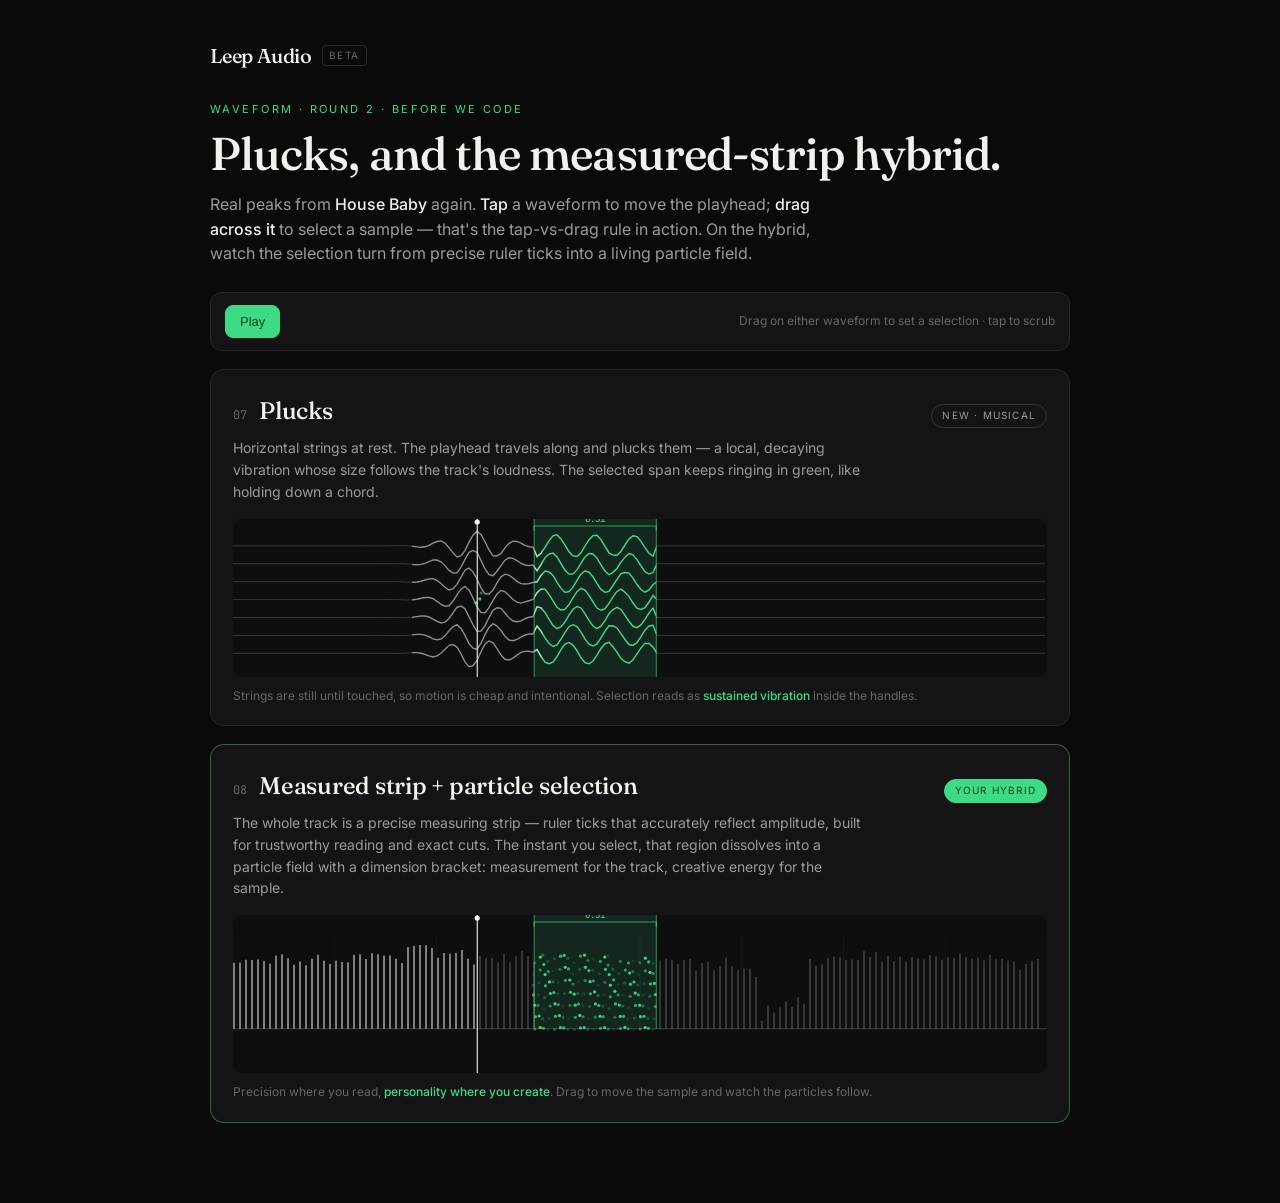
<file: exploration-2.html>
﻿<!doctype html>
<html lang="en">
<head>
<meta charset="utf-8">
<meta name="viewport" content="width=device-width, initial-scale=1">
<title>Leep · Plucks + hybrid</title>
<link rel="preconnect" href="https://fonts.googleapis.com">
<link rel="preconnect" href="https://fonts.gstatic.com" crossorigin>
<link href="https://fonts.googleapis.com/css2?family=Fraunces:opsz,wght@9..144,400;9..144,500&family=Inter:wght@400;500&family=JetBrains+Mono:wght@400;500&display=swap" rel="stylesheet">
<style>
:root{--bg:#0A0A0B;--surface:#141416;--surface-2:#1A1A1D;--line:rgba(240,239,233,0.08);--line-strong:rgba(240,239,233,0.14);--text:#F2F1EC;--dim:#9B9B9E;--faint:#67676B;--green:#3DDC84;--green-ink:#0A3D22;--serif:'Fraunces',Georgia,serif;--sans:'Inter',system-ui,sans-serif;--mono:'JetBrains Mono',monospace;}
*{box-sizing:border-box;margin:0;padding:0}
html{-webkit-font-smoothing:antialiased}
body{background:var(--bg);color:var(--text);font-family:var(--sans);line-height:1.55;padding:40px 32px 80px}
.wrap{max-width:860px;margin:0 auto}
.topbar{display:flex;align-items:center;gap:10px;margin-bottom:30px}
.logo{font-family:var(--serif);font-size:20px;font-weight:500;letter-spacing:-0.01em}
.beta{font-size:10px;letter-spacing:0.14em;color:var(--faint);border:1px solid var(--line-strong);border-radius:4px;padding:2px 6px;text-transform:uppercase}
.eyebrow{font-size:11px;letter-spacing:0.22em;text-transform:uppercase;color:var(--green);margin-bottom:12px}
h1{font-family:var(--serif);font-weight:500;font-size:clamp(30px,4.6vw,46px);line-height:1.04;letter-spacing:-0.02em;margin-bottom:14px}
.lede{color:var(--dim);font-size:16px;max-width:64ch}
.lede b{color:var(--text);font-weight:500}
.controls{display:flex;flex-wrap:wrap;align-items:center;gap:12px;margin:26px 0 8px;padding:12px 14px;background:var(--surface);border:1px solid var(--line);border-radius:12px}
.btn{display:inline-flex;align-items:center;gap:8px;font-size:13px;font-weight:500;color:var(--text);background:transparent;border:1px solid var(--line-strong);border-radius:8px;padding:8px 14px;cursor:pointer;transition:background .18s,border-color .18s,transform .12s}
.btn:hover{background:var(--surface-2);border-color:var(--faint)}
.btn:active{transform:scale(.98)}
.btn.primary{background:var(--green);color:var(--green-ink);border-color:var(--green)}
.hint{font-size:12px;color:var(--faint);margin-left:auto}
.card{background:var(--surface);border:1px solid var(--line);border-radius:14px;padding:22px 22px 20px;margin-top:18px}
.card.rec{border-color:rgba(61,220,132,0.42)}
.card-head{display:flex;align-items:baseline;gap:12px;margin-bottom:4px}
.num{font-family:var(--mono);font-size:12px;color:var(--faint)}
.cname{font-family:var(--serif);font-size:24px;font-weight:500;letter-spacing:-0.01em}
.tag{margin-left:auto;font-size:10px;letter-spacing:0.12em;text-transform:uppercase;color:var(--dim);border:1px solid var(--line-strong);border-radius:20px;padding:3px 10px}
.tag.hot{color:var(--green-ink);background:var(--green);border-color:var(--green)}
.metaphor{color:var(--dim);font-size:14px;margin:8px 0 16px;max-width:70ch}
canvas{width:100%;height:158px;display:block;border-radius:10px;background:#0E0E10;cursor:crosshair;touch-action:none}
.cap{font-size:12px;color:var(--faint);margin-top:10px}
.cap b{color:var(--green);font-weight:500}
@media(max-width:620px){body{padding:26px 16px 60px}.hint{margin-left:0;width:100%}}
</style>
</head>
<body>
<div class="wrap">
  <div class="topbar"><span class="logo">Leep Audio</span><span class="beta">Beta</span></div>
  <div class="eyebrow">Waveform · round 2 · before we code</div>
  <h1>Plucks, and the measured-strip hybrid.</h1>
  <p class="lede">Real peaks from <b>House Baby</b> again. <b>Tap</b> a waveform to move the playhead; <b>drag across it</b> to select a sample — that's the tap-vs-drag rule in action. On the hybrid, watch the selection turn from precise ruler ticks into a living particle field.</p>

  <div class="controls">
    <button class="btn primary" id="play"><span id="playlbl">Play</span></button>
    <span class="hint">Drag on either waveform to set a selection · tap to scrub</span>
  </div>

  <div class="card">
    <div class="card-head"><span class="num">07</span><span class="cname">Plucks</span><span class="tag">New · musical</span></div>
    <p class="metaphor">Horizontal strings at rest. The playhead travels along and plucks them — a local, decaying vibration whose size follows the track's loudness. The selected span keeps ringing in green, like holding down a chord.</p>
    <canvas data-mode="plucks"></canvas>
    <p class="cap">Strings are still until touched, so motion is cheap and intentional. Selection reads as <b>sustained vibration</b> inside the handles.</p>
  </div>

  <div class="card rec">
    <div class="card-head"><span class="num">08</span><span class="cname">Measured strip + particle selection</span><span class="tag hot">Your hybrid</span></div>
    <p class="metaphor">The whole track is a precise measuring strip — ruler ticks that accurately reflect amplitude, built for trustworthy reading and exact cuts. The instant you select, that region dissolves into a particle field with a dimension bracket: measurement for the track, creative energy for the sample.</p>
    <canvas data-mode="hybrid"></canvas>
    <p class="cap">Precision where you read, <b>personality where you create</b>. Drag to move the sample and watch the particles follow.</p>
  </div>
</div>

<script src="./assets/js/peaks.js"></script>
<script>
(function(){
  var PK=(window.LEEP_PEAKS&&window.LEEP_PEAKS.peaks)||null;
  var DUR=(window.LEEP_PEAKS&&window.LEEP_PEAKS.dur)||203;
  if(!PK){PK=[];for(var i=0;i<512;i++){var e=Math.sin(i/512*Math.PI);PK.push(Math.max(0.06,(0.4+0.6*Math.abs(Math.sin(i*0.6)*0.5+Math.sin(i*0.21)*0.3+Math.sin(i*1.7)*0.2))*e));}}
  var BASE=PK.length;
  var GREEN='#3DDC84',SELFILL='rgba(61,220,132,0.12)',SELEDGE='rgba(61,220,132,0.65)',PLAYED='rgba(240,239,233,0.5)',MUTE='rgba(240,239,233,0.18)',PH='#F4F2EC';
  function amp(f){if(f<0)f=0;if(f>1)f=1;var x=f*(BASE-1),i=Math.floor(x),t=x-i,a=PK[i],b=PK[Math.min(BASE-1,i+1)];return a+(b-a)*t;}
  function fmt(s){var m=Math.floor(s/60),ss=Math.round(s%60);return m+':'+(ss<10?'0':'')+ss;}

  var cv=[].slice.call(document.querySelectorAll('canvas[data-mode]'));
  var states=cv.map(function(c){return {c:c,mode:c.getAttribute('data-mode'),sel0:0.37,sel1:0.52,prog:0.30};});
  var ctxs=[];
  function setup(){ctxs=states.map(function(s){var c=s.c,r=c.getBoundingClientRect(),dpr=window.devicePixelRatio||1;c.width=Math.max(1,r.width*dpr);c.height=Math.max(1,r.height*dpr);var x=c.getContext('2d');x.setTransform(dpr,0,0,dpr,0,0);c._w=r.width;c._h=r.height;return x;});}
  setup();
  window.addEventListener('resize',function(){clearTimeout(window._rt);window._rt=setTimeout(setup,120);});

  states.forEach(function(st){
    var dragging=false,sx=0,moved=false;
    st.c.addEventListener('pointerdown',function(e){dragging=true;moved=false;sx=e.offsetX;st.c.setPointerCapture(e.pointerId);});
    st.c.addEventListener('pointermove',function(e){if(!dragging)return;if(Math.abs(e.offsetX-sx)>4)moved=true;if(moved){var a=sx/st.c._w,b=e.offsetX/st.c._w;st.sel0=Math.max(0,Math.min(a,b));st.sel1=Math.min(1,Math.max(a,b));}});
    st.c.addEventListener('pointerup',function(e){if(dragging&&!moved){st.prog=Math.max(0,Math.min(1,e.offsetX/st.c._w));}dragging=false;});
  });

  function edges(x,st,W,H){x.fillStyle=SELEDGE;x.fillRect(st.sel0*W-0.5,0,1,H);x.fillRect(st.sel1*W-0.5,0,1,H);}
  function bracket(x,st,W){var y=7,s=st.sel0*W,e=st.sel1*W;x.strokeStyle=SELEDGE;x.lineWidth=1.2;x.beginPath();x.moveTo(s,y+5);x.lineTo(s,y);x.lineTo(e,y);x.lineTo(e,y+5);x.stroke();
    x.fillStyle=GREEN;x.font='500 9px "JetBrains Mono",monospace';x.textAlign='center';x.textBaseline='bottom';x.fillText(fmt((st.sel1-st.sel0)*DUR),(s+e)/2,y-2);}
  function playhead(x,st,W,H){var px=st.prog*W;x.fillStyle=PH;x.fillRect(px-0.5,0,1.1,H);x.beginPath();x.arc(px,3,2.6,0,6.28);x.fill();}

  function drawPlucks(x,st,W,H,t){
    var S=7,top=H*0.17,bot=H*0.85,gap=(bot-top)/(S-1),playX=st.prog*W,step=4;
    var s0=st.sel0*W,s1=st.sel1*W;
    x.fillStyle=SELFILL;x.fillRect(s0,0,s1-s0,H);
    for(var s=0;s<S;s++){
      var baseY=top+s*gap,pts=[];
      for(var xx=0;xx<=W;xx+=step){var f=xx/W,a=amp(f);
        var dpg=Math.exp(-Math.pow((xx-playX)/(W*0.045),2));
        var inSel=(xx>=s0&&xx<=s1)?1:0;
        var env=Math.max(dpg,inSel*0.75);
        var disp=Math.sin(xx*0.16-t*6+s*0.7)*env*(0.35+a*0.9)*(gap*0.75);
        pts.push([xx,baseY+disp]);}
      function stroke(col,lw,clip){x.save();if(clip){x.beginPath();x.rect(clip[0],0,clip[1]-clip[0],H);x.clip();}x.strokeStyle=col;x.lineWidth=lw;x.beginPath();for(var i=0;i<pts.length;i++){i?x.lineTo(pts[i][0],pts[i][1]):x.moveTo(pts[i][0],pts[i][1]);}x.stroke();x.restore();}
      stroke(MUTE,1,null);
      stroke(GREEN,1.4,[s0,s1]);
      stroke(PLAYED,1.4,[playX-W*0.08,playX+W*0.08]);
    }
    for(var p=0;p<5;p++){var jy=Math.sin(t*9+p*1.7)*5,jx=Math.cos(t*7+p)*4;x.globalAlpha=0.6+0.4*Math.sin(t*5+p);x.fillStyle=GREEN;x.beginPath();x.arc(playX+jx,H/2+jy,1.5,0,6.28);x.fill();}
    x.globalAlpha=1;
    edges(x,st,W,H);bracket(x,st,W);playhead(x,st,W,H);
  }

  function drawHybrid(x,st,W,H,t){
    var baseY=H*0.72,s0=st.sel0*W,s1=st.sel1*W;
    x.strokeStyle='rgba(240,239,233,0.08)';x.lineWidth=0.5;
    for(var g=0;g<=8;g++){var gx=g/8*W;x.beginPath();x.moveTo(gx,H*0.14);x.lineTo(gx,baseY);x.stroke();}
    x.strokeStyle='rgba(240,239,233,0.22)';x.lineWidth=1;x.beginPath();x.moveTo(0,baseY);x.lineTo(W,baseY);x.stroke();
    var ts=6,tn=Math.floor(W/ts);
    for(var m=0;m<tn;m++){var cx=m*ts+1,f=cx/W;if(cx>=s0&&cx<=s1)continue;var a=amp(f),len=a*(baseY-H*0.16);x.strokeStyle=f<=st.prog?PLAYED:MUTE;x.lineWidth=2;x.beginPath();x.moveTo(cx,baseY);x.lineTo(cx,baseY-len);x.stroke();}
    x.fillStyle=SELFILL;x.fillRect(s0,0,s1-s0,baseY);
    var cstep=5;
    for(var px=s0;px<=s1;px+=cstep){var f2=px/W,a2=amp(f2),nd=Math.max(1,Math.round(a2*9)),col=baseY-H*0.16;
      for(var d=0;d<nd;d++){var fr=nd>1?d/(nd-1):0,py=baseY-fr*a2*(baseY-H*0.16);var idx=px*0.3+d;var jx=Math.sin(t*3+idx)*1.3,jy=Math.cos(t*3.4+idx)*1.3;
        x.globalAlpha=0.55+0.45*Math.sin(t*2.4+idx);x.fillStyle=GREEN;x.beginPath();x.arc(px+jx,py+jy,1.6,0,6.28);x.fill();}}
    x.globalAlpha=1;
    edges(x,st,W,baseY);bracket(x,st,W);playhead(x,st,W,H);
  }

  var playing=false,last=null;
  function frame(tms){if(last==null)last=tms;var dt=(tms-last)/1000;last=tms;var t=tms/1000;
    states.forEach(function(st,i){if(playing){st.prog+=dt/DUR;if(st.prog>1)st.prog=0;}var x=ctxs[i],W=st.c._w,H=st.c._h;x.clearRect(0,0,W,H);if(st.mode==='plucks')drawPlucks(x,st,W,H,t);else drawHybrid(x,st,W,H,t);});
    requestAnimationFrame(frame);
  }
  requestAnimationFrame(frame);

  var pb=document.getElementById('play'),lbl=document.getElementById('playlbl');
  pb.addEventListener('click',function(){playing=!playing;lbl.textContent=playing?'Pause':'Play';});
})();
</script>
</body>
</html>
</file>
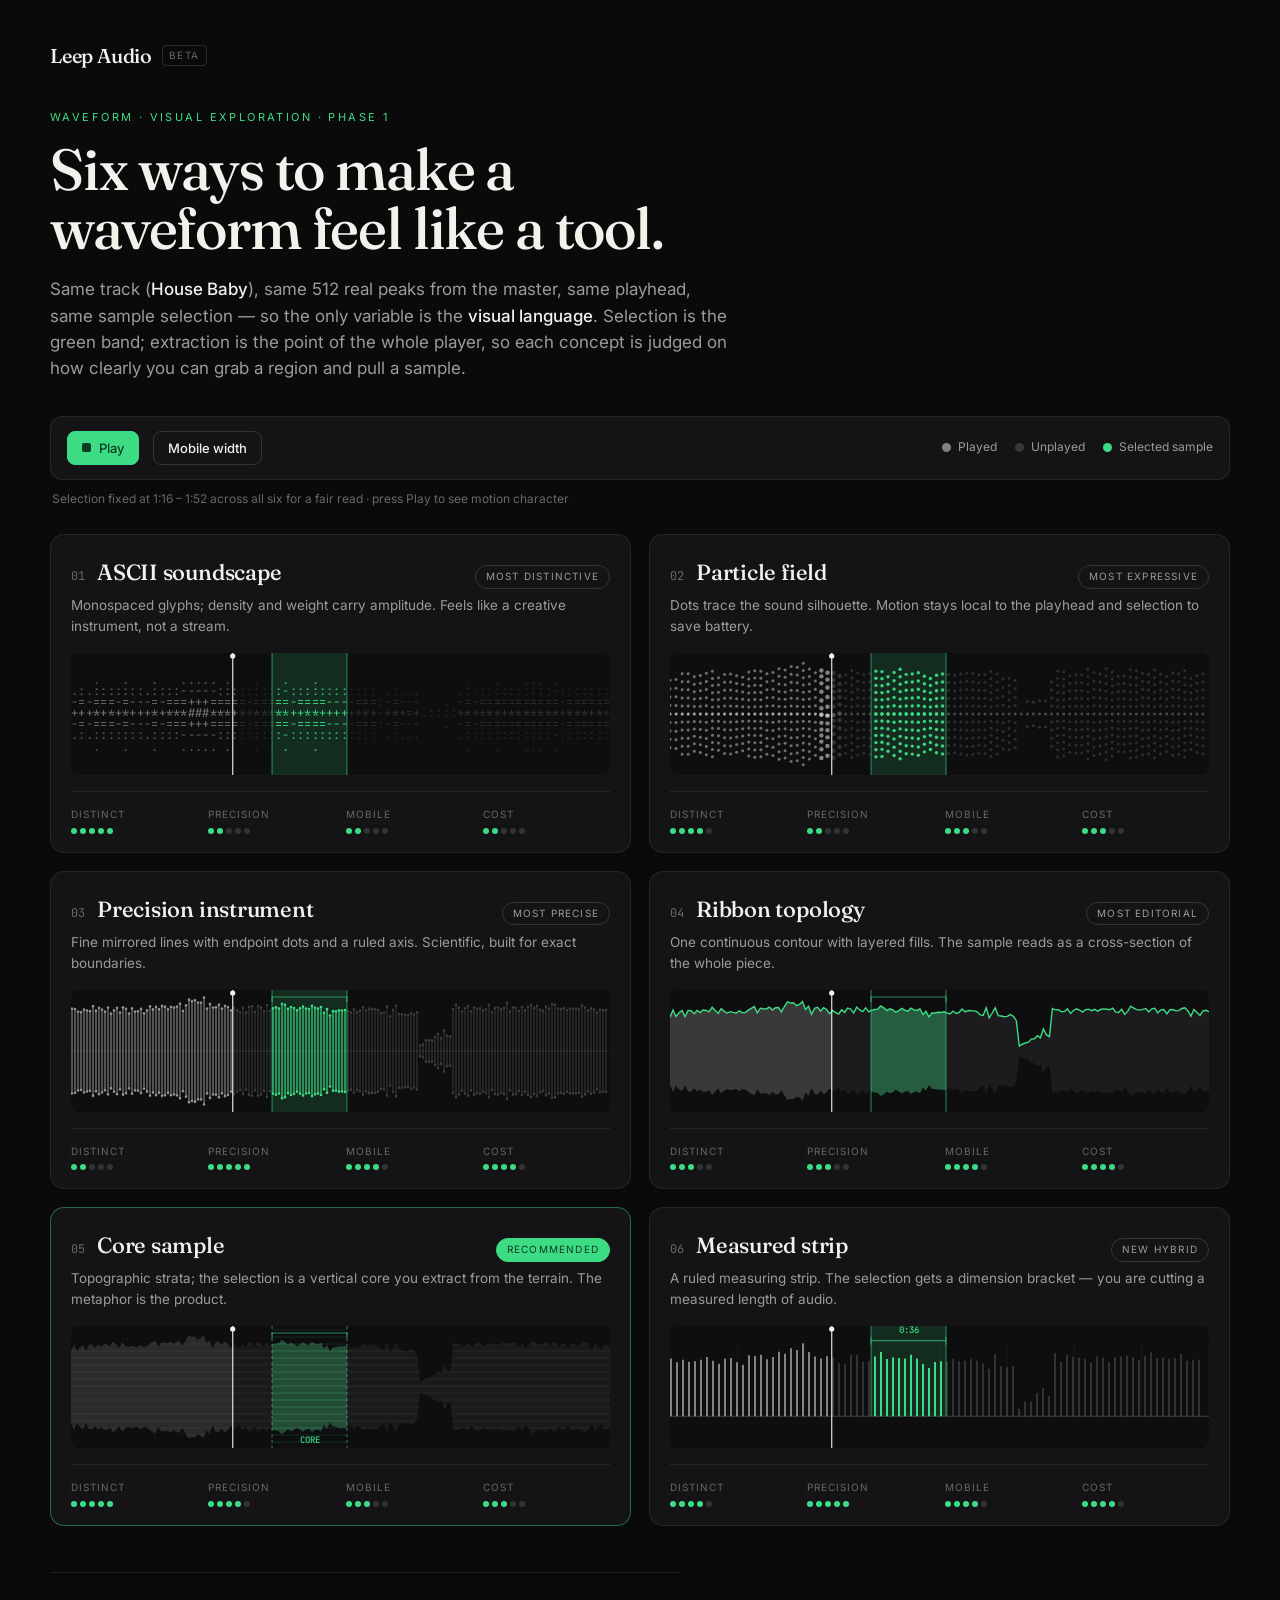
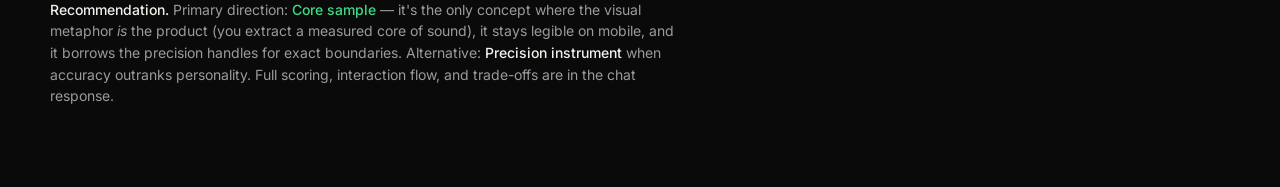
<file: exploration.html>
﻿<!doctype html>
<html lang="en">
<head>
<meta charset="utf-8">
<meta name="viewport" content="width=device-width, initial-scale=1">
<title>Leep · Waveform exploration</title>
<link rel="preconnect" href="https://fonts.googleapis.com">
<link rel="preconnect" href="https://fonts.gstatic.com" crossorigin>
<link href="https://fonts.googleapis.com/css2?family=Fraunces:opsz,wght@9..144,400;9..144,500;9..144,600&family=Inter:wght@400;500;600&family=JetBrains+Mono:wght@400;500&display=swap" rel="stylesheet">
<style>
:root{
  --bg:#0A0A0B; --surface:#141416; --surface-2:#1A1A1D; --line:rgba(240,239,233,0.08);
  --line-strong:rgba(240,239,233,0.14); --text:#F2F1EC; --dim:#9B9B9E; --faint:#67676B;
  --green:#3DDC84; --green-ink:#0A3D22;
  --serif:'Fraunces',Georgia,serif; --sans:'Inter',system-ui,sans-serif; --mono:'JetBrains Mono',monospace;
}
*{box-sizing:border-box;margin:0;padding:0}
html{-webkit-font-smoothing:antialiased}
body{background:var(--bg);color:var(--text);font-family:var(--sans);line-height:1.55;padding:40px 32px 80px}
.wrap{max-width:1180px;margin:0 auto}
.topbar{display:flex;align-items:center;gap:10px;margin-bottom:38px}
.logo{font-family:var(--serif);font-size:20px;font-weight:500;letter-spacing:-0.01em}
.beta{font-size:10px;letter-spacing:0.14em;color:var(--faint);border:1px solid var(--line-strong);border-radius:4px;padding:2px 6px;text-transform:uppercase}
.eyebrow{font-size:11px;letter-spacing:0.22em;text-transform:uppercase;color:var(--green);margin-bottom:14px}
h1{font-family:var(--serif);font-weight:500;font-size:clamp(34px,5vw,58px);line-height:1.02;letter-spacing:-0.02em;max-width:17ch;margin-bottom:18px}
.lede{color:var(--dim);font-size:17px;max-width:62ch}
.lede b{color:var(--text);font-weight:500}
.controls{display:flex;flex-wrap:wrap;align-items:center;gap:14px;margin:34px 0 10px;padding:14px 16px;background:var(--surface);border:1px solid var(--line);border-radius:12px}
.btn{display:inline-flex;align-items:center;gap:8px;font-family:var(--sans);font-size:13px;font-weight:500;color:var(--text);background:transparent;border:1px solid var(--line-strong);border-radius:8px;padding:8px 14px;cursor:pointer;transition:background .18s ease,border-color .18s ease,transform .12s ease}
.btn:hover{background:var(--surface-2);border-color:var(--faint)}
.btn:active{transform:scale(.98)}
.btn.primary{background:var(--green);color:var(--green-ink);border-color:var(--green)}
.btn.primary:hover{filter:brightness(1.06)}
.play-ico{width:9px;height:9px;border-radius:2px;background:currentColor;transition:border-radius .2s}
.legend{display:flex;gap:18px;margin-left:auto;font-size:12px;color:var(--dim);flex-wrap:wrap}
.legend span{display:inline-flex;align-items:center;gap:7px}
.dot{width:9px;height:9px;border-radius:50%;display:inline-block}
.scrubline{font-size:12px;color:var(--faint);margin:0 0 26px 2px}
.grid{display:grid;grid-template-columns:repeat(2,1fr);gap:18px;transition:max-width .3s ease}
.grid.mobile{grid-template-columns:1fr;max-width:392px;margin:0 auto}
.card{background:var(--surface);border:1px solid var(--line);border-radius:14px;padding:20px 20px 18px;transition:border-color .2s ease,transform .2s ease}
.card:hover{border-color:var(--line-strong)}
.card.rec{border-color:rgba(61,220,132,0.42)}
.card-head{display:flex;align-items:baseline;gap:12px;margin-bottom:3px}
.num{font-family:var(--mono);font-size:12px;color:var(--faint)}
.cname{font-family:var(--serif);font-size:22px;font-weight:500;letter-spacing:-0.01em}
.tag{margin-left:auto;font-size:10px;letter-spacing:0.12em;text-transform:uppercase;color:var(--dim);border:1px solid var(--line-strong);border-radius:20px;padding:3px 10px;white-space:nowrap}
.tag.hot{color:var(--green-ink);background:var(--green);border-color:var(--green)}
.metaphor{color:var(--dim);font-size:13.5px;margin:6px 0 16px;min-height:38px}
canvas{width:100%;height:122px;display:block;border-radius:8px;background:#0E0E10;cursor:crosshair}
.specrow{display:grid;grid-template-columns:repeat(4,1fr);gap:10px;margin-top:16px;padding-top:15px;border-top:1px solid var(--line)}
.spec{display:flex;flex-direction:column;gap:5px}
.spec .k{font-size:10px;letter-spacing:0.1em;text-transform:uppercase;color:var(--faint)}
.pips{display:flex;gap:3px}
.pip{width:6px;height:6px;border-radius:50%;background:var(--line-strong)}
.pip.on{background:var(--green)}
.foot{margin-top:46px;padding-top:26px;border-top:1px solid var(--line);color:var(--dim);font-size:14px;max-width:70ch}
.foot b{color:var(--text);font-weight:500}
.foot .rec-name{color:var(--green)}
@media(max-width:720px){body{padding:28px 18px 60px}.grid{grid-template-columns:1fr}.legend{margin-left:0;width:100%}}
</style>
</head>
<body>
<div class="wrap">
  <div class="topbar"><span class="logo">Leep Audio</span><span class="beta">Beta</span></div>
  <div class="eyebrow">Waveform · visual exploration · phase 1</div>
  <h1>Six ways to make a waveform feel like a tool.</h1>
  <p class="lede">Same track (<b>House Baby</b>), same 512 real peaks from the master, same playhead, same sample selection — so the only variable is the <b>visual language</b>. Selection is the green band; extraction is the point of the whole player, so each concept is judged on how clearly you can grab a region and pull a sample.</p>

  <div class="controls">
    <button class="btn primary" id="play"><span class="play-ico" id="ico"></span><span id="playlbl">Play</span></button>
    <button class="btn" id="mob">Mobile width</button>
    <div class="legend">
      <span><i class="dot" style="background:rgba(240,239,233,0.5)"></i>Played</span>
      <span><i class="dot" style="background:rgba(240,239,233,0.17)"></i>Unplayed</span>
      <span><i class="dot" style="background:var(--green)"></i>Selected sample</span>
    </div>
  </div>
  <p class="scrubline">Selection fixed at 1:16 – 1:52 across all six for a fair read · press Play to see motion character</p>

  <div class="grid" id="grid"></div>

  <div class="foot">
    <b>Recommendation.</b> Primary direction: <b class="rec-name">Core sample</b> — it's the only concept where the visual metaphor <i>is</i> the product (you extract a measured core of sound), it stays legible on mobile, and it borrows the precision handles for exact boundaries. Alternative: <b>Precision instrument</b> when accuracy outranks personality. Full scoring, interaction flow, and trade-offs are in the chat response.
  </div>
</div>

<script src="./assets/js/peaks.js"></script>
<script>
(function(){
  var PK = (window.LEEP_PEAKS && window.LEEP_PEAKS.peaks) || null;
  var DUR = (window.LEEP_PEAKS && window.LEEP_PEAKS.dur) || 203;
  if(!PK){ PK=[]; for(var i=0;i<512;i++){var e=Math.sin(i/512*Math.PI);PK.push(Math.max(0.06,(0.4+0.6*Math.abs(Math.sin(i*0.6)*0.5+Math.sin(i*0.21)*0.3+Math.sin(i*1.7)*0.2))*e));} }
  var BASE=PK.length;
  var GREEN='#3DDC84', SELFILL='rgba(61,220,132,0.14)', SELEDGE='rgba(61,220,132,0.6)';
  var PLAYED='rgba(240,239,233,0.52)', MUTE='rgba(240,239,233,0.17)', PH='#F4F2EC';
  var SEL0=0.373, SEL1=0.512;

  function amp(f){ if(f<0)f=0; if(f>1)f=1; var x=f*(BASE-1); var i=Math.floor(x), t=x-i; var a=PK[i], b=PK[Math.min(BASE-1,i+1)]; return a+(b-a)*t; }
  function inSel(f){ return f>=SEL0 && f<=SEL1; }
  function baseCol(f,prog){ return f<=prog?PLAYED:MUTE; }

  var CONFIG=[
    {id:'ascii',num:'01',name:'ASCII soundscape',tag:'Most distinctive',hot:false,
      metaphor:'Monospaced glyphs; density and weight carry amplitude. Feels like a creative instrument, not a stream.',
      pips:{Distinct:5,Precision:2,Mobile:2,Cost:2}},
    {id:'particle',num:'02',name:'Particle field',tag:'Most expressive',hot:false,
      metaphor:'Dots trace the sound silhouette. Motion stays local to the playhead and selection to save battery.',
      pips:{Distinct:4,Precision:2,Mobile:3,Cost:3}},
    {id:'precision',num:'03',name:'Precision instrument',tag:'Most precise',hot:false,
      metaphor:'Fine mirrored lines with endpoint dots and a ruled axis. Scientific, built for exact boundaries.',
      pips:{Distinct:2,Precision:5,Mobile:4,Cost:4}},
    {id:'ribbon',num:'04',name:'Ribbon topology',tag:'Most editorial',hot:false,
      metaphor:'One continuous contour with layered fills. The sample reads as a cross-section of the whole piece.',
      pips:{Distinct:3,Precision:3,Mobile:4,Cost:4}},
    {id:'core',num:'05',name:'Core sample',tag:'Recommended',hot:true,
      metaphor:'Topographic strata; the selection is a vertical core you extract from the terrain. The metaphor is the product.',
      pips:{Distinct:5,Precision:4,Mobile:3,Cost:3}},
    {id:'strip',num:'06',name:'Measured strip',tag:'New hybrid',hot:false,
      metaphor:'A ruled measuring strip. The selection gets a dimension bracket — you are cutting a measured length of audio.',
      pips:{Distinct:4,Precision:5,Mobile:4,Cost:4}}
  ];

  var grid=document.getElementById('grid'), canvases=[];
  CONFIG.forEach(function(c){
    var card=document.createElement('div'); card.className='card'+(c.hot?' rec':'');
    var pips=Object.keys(c.pips).map(function(k){
      var dots=''; for(var i=0;i<5;i++){dots+='<i class="pip'+(i<c.pips[k]?' on':'')+'"></i>';}
      return '<div class="spec"><span class="k">'+k+'</span><div class="pips">'+dots+'</div></div>';
    }).join('');
    card.innerHTML='<div class="card-head"><span class="num">'+c.num+'</span><span class="cname">'+c.name+'</span>'
      +'<span class="tag'+(c.hot?' hot':'')+'">'+c.tag+'</span></div>'
      +'<p class="metaphor">'+c.metaphor+'</p>'
      +'<canvas data-mode="'+c.id+'"></canvas>'
      +'<div class="specrow">'+pips+'</div>';
    grid.appendChild(card);
    canvases.push(card.querySelector('canvas'));
  });

  var ctxs=[];
  function setup(){ ctxs=canvases.map(function(c){ var r=c.getBoundingClientRect(); var dpr=window.devicePixelRatio||1; c.width=Math.max(1,r.width*dpr); c.height=Math.max(1,r.height*dpr); var x=c.getContext('2d'); x.setTransform(dpr,0,0,dpr,0,0); c._w=r.width; c._h=r.height; return x; }); }
  setup();
  window.addEventListener('resize',function(){clearTimeout(window._rt);window._rt=setTimeout(setup,120);});

  function selBG(x,W,H){ var sx=SEL0*W, sw=(SEL1-SEL0)*W; x.fillStyle=SELFILL; x.fillRect(sx,0,sw,H); }
  function edges(x,W,H){ x.fillStyle=SELEDGE; x.fillRect(SEL0*W-0.5,0,1,H); x.fillRect(SEL1*W-0.5,0,1,H); }
  function bracket(x,W,H){ var y=7,s=SEL0*W,e=SEL1*W; x.strokeStyle=SELEDGE; x.lineWidth=1.2; x.beginPath(); x.moveTo(s,y+5);x.lineTo(s,y);x.lineTo(e,y);x.lineTo(e,y+5); x.stroke(); }
  function playhead(x,W,H,prog){ var px=prog*W; x.fillStyle=PH; x.fillRect(px-0.5,0,1.1,H); x.beginPath(); x.arc(px,3,2.6,0,6.28); x.fill(); }

  function draw(c,x,mode,prog,t){
    var W=c._w,H=c._h,mid=H/2; x.clearRect(0,0,W,H);

    if(mode==='ascii'){
      selBG(x,W,H);
      var cw=7.2, cols=Math.max(8,Math.floor(W/cw)), rows=9, rh=(H*0.82)/rows, ramp=' .:-=+*#';
      x.textAlign='center'; x.textBaseline='middle'; x.font='12px "JetBrains Mono",monospace';
      for(var ci=0;ci<cols;ci++){ var f=ci/cols, a=amp(f), px=ci*(W/cols)+(W/cols)/2, sel=inSel(f);
        for(var r=0;r<rows;r++){ var dist=Math.abs(r-(rows-1)/2)/((rows-1)/2), lvl=a-dist; if(lvl<=0.05)continue;
          var gi=Math.max(0,Math.min(ramp.length-1,Math.round(lvl*(ramp.length-1)))); var ch=ramp[gi];
          x.fillStyle=sel?GREEN:baseCol(f,prog); x.globalAlpha=(sel?0.7:0.5)+0.5*lvl;
          x.fillText(ch,px,mid+(r-(rows-1)/2)*rh); } }
      x.globalAlpha=1; edges(x,W,H);

    } else if(mode==='particle'){
      selBG(x,W,H);
      var pc=Math.max(16,Math.floor(W/6)), md=8;
      for(var i=0;i<pc;i++){ var f=i/pc, a=amp(f), cx=f*W, sel=inSel(f), near=Math.abs(f-prog)<0.022;
        var nd=Math.max(1,Math.round(a*md)), spread=a*H*0.42;
        for(var d=0;d<nd;d++){ var off=nd>1?(d/(nd-1))*spread:0, j=near?Math.sin(t*7+d+i)*1.6:0, rr=near?2.2:(sel?1.7:1.5);
          x.globalAlpha=near?1:(sel?0.95:0.82); x.fillStyle=sel?GREEN:baseCol(f,prog);
          x.beginPath();x.arc(cx,mid-off+j,rr,0,6.28);x.fill();
          x.beginPath();x.arc(cx,mid+off+j,rr,0,6.28);x.fill(); } }
      x.globalAlpha=1; edges(x,W,H);

    } else if(mode==='precision'){
      x.strokeStyle='rgba(240,239,233,0.1)';x.lineWidth=1;x.beginPath();x.moveTo(0,mid);x.lineTo(W,mid);x.stroke();
      selBG(x,W,H);
      var st=3, n=Math.floor(W/st);
      for(var k=0;k<n;k++){ var cx=k*st+1, f=cx/W, a=amp(f), h=a*H*0.44, sel=inSel(f), col=sel?GREEN:baseCol(f,prog);
        x.strokeStyle=col;x.lineWidth=1.3;x.globalAlpha=0.9;x.beginPath();x.moveTo(cx,mid-h);x.lineTo(cx,mid+h);x.stroke();
        x.globalAlpha=1;x.fillStyle=col;x.beginPath();x.arc(cx,mid-h,1.3,0,6.28);x.fill();x.beginPath();x.arc(cx,mid+h,1.3,0,6.28);x.fill(); }
      edges(x,W,H); bracket(x,W,H);

    } else if(mode==='ribbon'){
      function path(sign){ x.beginPath(); x.moveTo(0,mid); var pts=Math.floor(W/3);
        for(var i=0;i<=pts;i++){ var f=i/pts, px=f*W, py=mid+sign*amp(f)*H*0.42; x.lineTo(px,py);} x.lineTo(W,mid); x.closePath(); }
      x.fillStyle='rgba(240,239,233,0.06)';path(-1);x.fill();path(1);x.fill();
      x.save();x.beginPath();x.rect(0,0,prog*W,H);x.clip();x.fillStyle='rgba(240,239,233,0.14)';path(-1);x.fill();path(1);x.fill();x.restore();
      x.save();x.beginPath();x.rect(SEL0*W,0,(SEL1-SEL0)*W,H);x.clip();x.fillStyle='rgba(61,220,132,0.34)';path(-1);x.fill();path(1);x.fill();x.restore();
      x.strokeStyle=GREEN;x.lineWidth=1.4;x.beginPath();var pp=Math.floor(W/3);
      for(var i2=0;i2<=pp;i2++){var f2=i2/pp,px2=f2*W,py2=mid-amp(f2)*H*0.42;i2?x.lineTo(px2,py2):x.moveTo(px2,py2);}x.stroke();
      edges(x,W,H); bracket(x,W,H);

    } else if(mode==='core'){
      function sil(){ x.beginPath(); x.moveTo(0,mid); var pts=Math.floor(W/3);
        for(var i=0;i<=pts;i++){var f=i/pts;x.lineTo(f*W,mid-amp(f)*H*0.44);}
        for(var j=pts;j>=0;j--){var f2=j/pts;x.lineTo(f2*W,mid+amp(f2)*H*0.44);} x.closePath(); }
      x.save();sil();x.clip();
      x.fillStyle='rgba(240,239,233,0.05)';x.fillRect(0,0,W,H);
      x.strokeStyle='rgba(240,239,233,0.14)';x.lineWidth=0.5;
      for(var yy=4;yy<H;yy+=7){x.beginPath();x.moveTo(0,yy);x.lineTo(W,yy);x.stroke();}
      x.fillStyle='rgba(240,239,233,0.08)';x.fillRect(0,0,prog*W,H);
      x.restore();
      x.save();x.beginPath();x.rect(SEL0*W,0,(SEL1-SEL0)*W,H);x.clip();sil();x.fillStyle='rgba(61,220,132,0.26)';x.fill();
      x.strokeStyle='rgba(61,220,132,0.3)';x.lineWidth=0.5;for(var y2=4;y2<H;y2+=7){x.beginPath();x.moveTo(0,y2);x.lineTo(W,y2);x.stroke();}x.restore();
      x.setLineDash([3,3]);x.strokeStyle=SELEDGE;x.lineWidth=1;
      x.beginPath();x.moveTo(SEL0*W,0);x.lineTo(SEL0*W,H);x.moveTo(SEL1*W,0);x.lineTo(SEL1*W,H);x.stroke();x.setLineDash([]);
      bracket(x,W,H);
      x.fillStyle=GREEN;x.font='500 9px "JetBrains Mono",monospace';x.textAlign='center';x.textBaseline='alphabetic';
      x.fillText('CORE',(SEL0+SEL1)/2*W,H-5);

    } else if(mode==='strip'){
      var baseY=H*0.74;
      x.strokeStyle='rgba(240,239,233,0.09)';x.lineWidth=0.5;
      for(var g=0;g<=8;g++){var gx=g/8*W;x.beginPath();x.moveTo(gx,H*0.12);x.lineTo(gx,baseY);x.stroke();}
      selBG(x,W,baseY);
      x.strokeStyle='rgba(240,239,233,0.22)';x.lineWidth=1;x.beginPath();x.moveTo(0,baseY);x.lineTo(W,baseY);x.stroke();
      var ts=6, tn=Math.floor(W/ts);
      for(var m=0;m<tn;m++){var cx=m*ts+1,f=cx/W,a=amp(f),len=a*(baseY-H*0.14),sel=inSel(f);
        x.strokeStyle=sel?GREEN:baseCol(f,prog);x.lineWidth=2;x.beginPath();x.moveTo(cx,baseY);x.lineTo(cx,baseY-len);x.stroke();}
      var dy=H*0.12,s=SEL0*W,e=SEL1*W;
      x.strokeStyle=SELEDGE;x.lineWidth=1.1;x.beginPath();
      x.moveTo(s,dy-4);x.lineTo(s,dy+4);x.moveTo(s,dy);x.lineTo(e,dy);x.moveTo(e,dy-4);x.lineTo(e,dy+4);x.stroke();
      x.fillStyle=GREEN;x.font='500 9px "JetBrains Mono",monospace';x.textAlign='center';x.textBaseline='bottom';
      x.fillText('0:36',(s+e)/2,dy-6);
      edges(x,W,baseY);
    }
    playhead(x,W,H,prog);
  }

  var playing=false, prog=0.30, last=null;
  function frame(ts){ if(last==null)last=ts; var dt=(ts-last)/1000; last=ts;
    if(playing){ prog+=dt/DUR; if(prog>1)prog=0; }
    var t=ts/1000;
    for(var i=0;i<canvases.length;i++){ draw(canvases[i],ctxs[i],canvases[i].getAttribute('data-mode'),prog,t); }
    requestAnimationFrame(frame);
  }
  requestAnimationFrame(frame);

  var pb=document.getElementById('play'),ico=document.getElementById('ico'),lbl=document.getElementById('playlbl');
  pb.addEventListener('click',function(){ playing=!playing; lbl.textContent=playing?'Pause':'Play'; ico.style.borderRadius=playing?'50%':'2px'; });
  var mb=document.getElementById('mob');
  mb.addEventListener('click',function(){ grid.classList.toggle('mobile'); mb.textContent=grid.classList.contains('mobile')?'Desktop width':'Mobile width'; setTimeout(setup,340); });
})();
</script>
</body>
</html>
</file>
